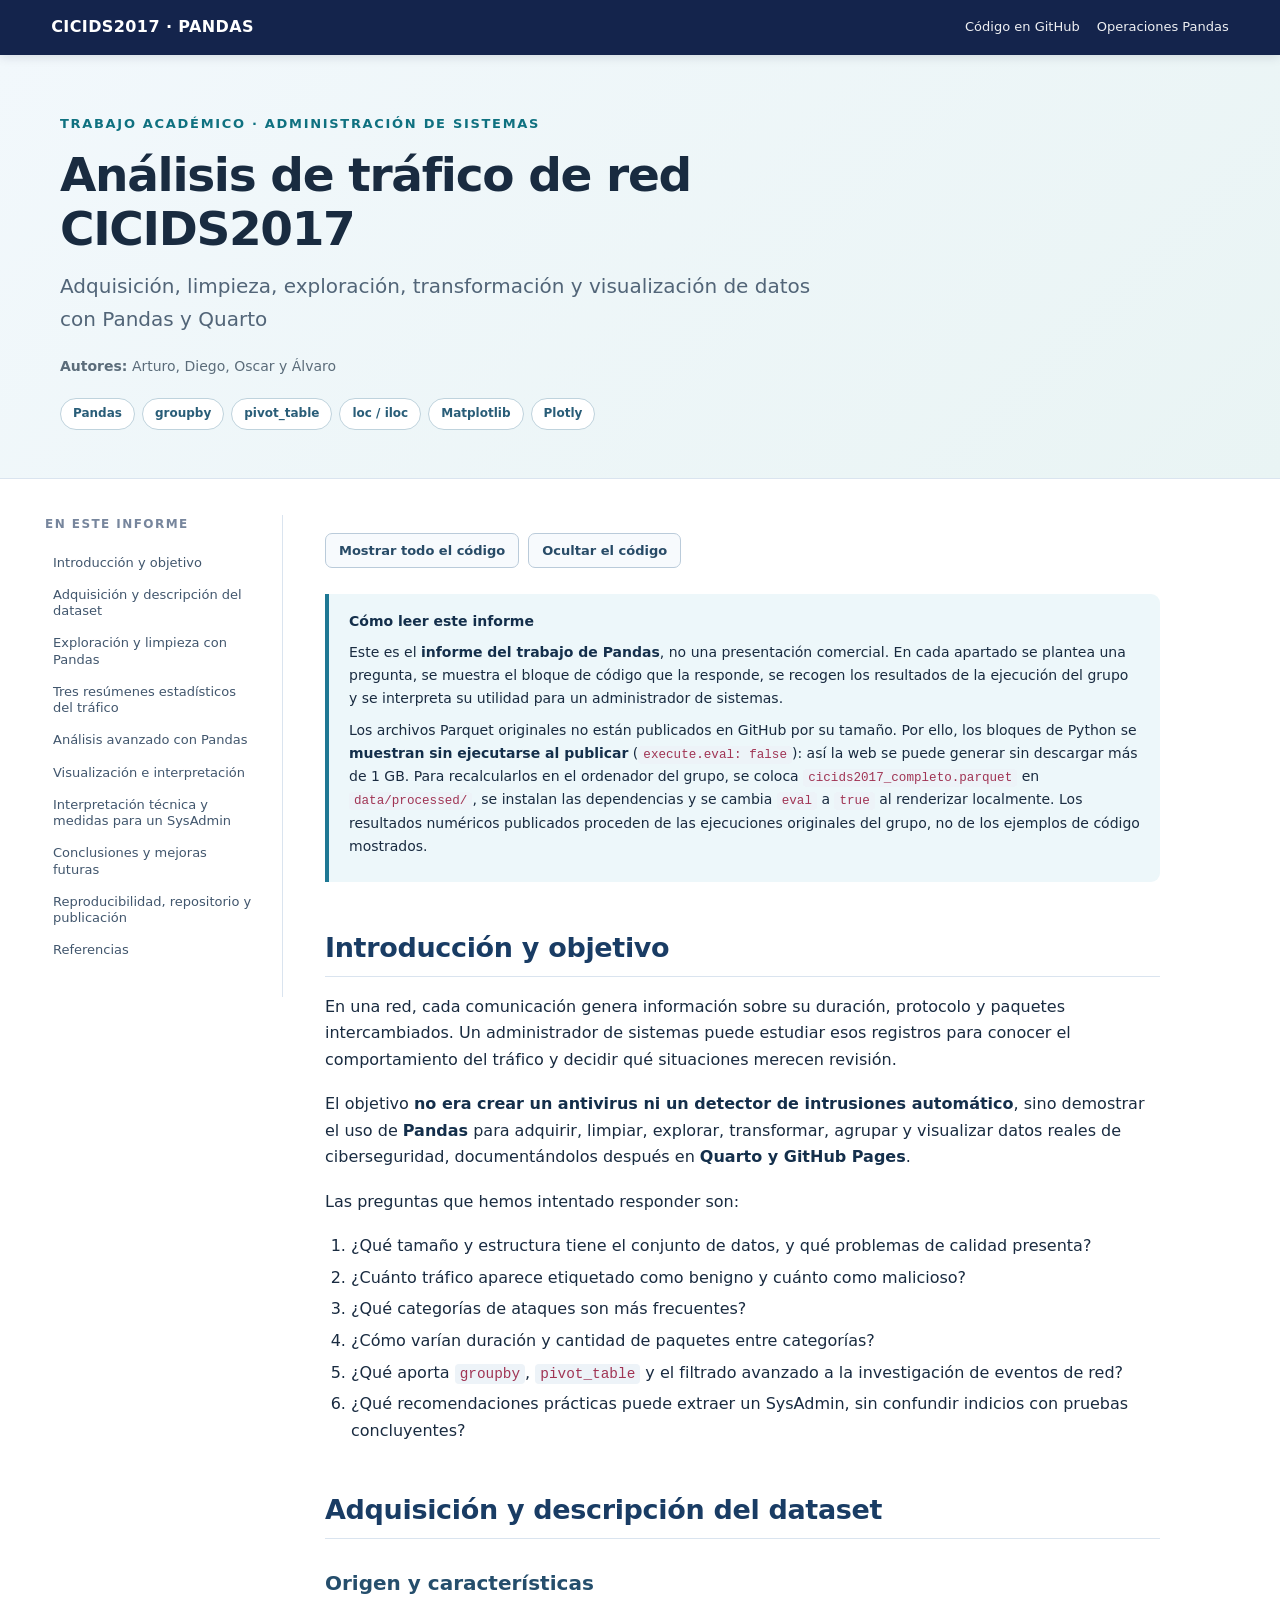
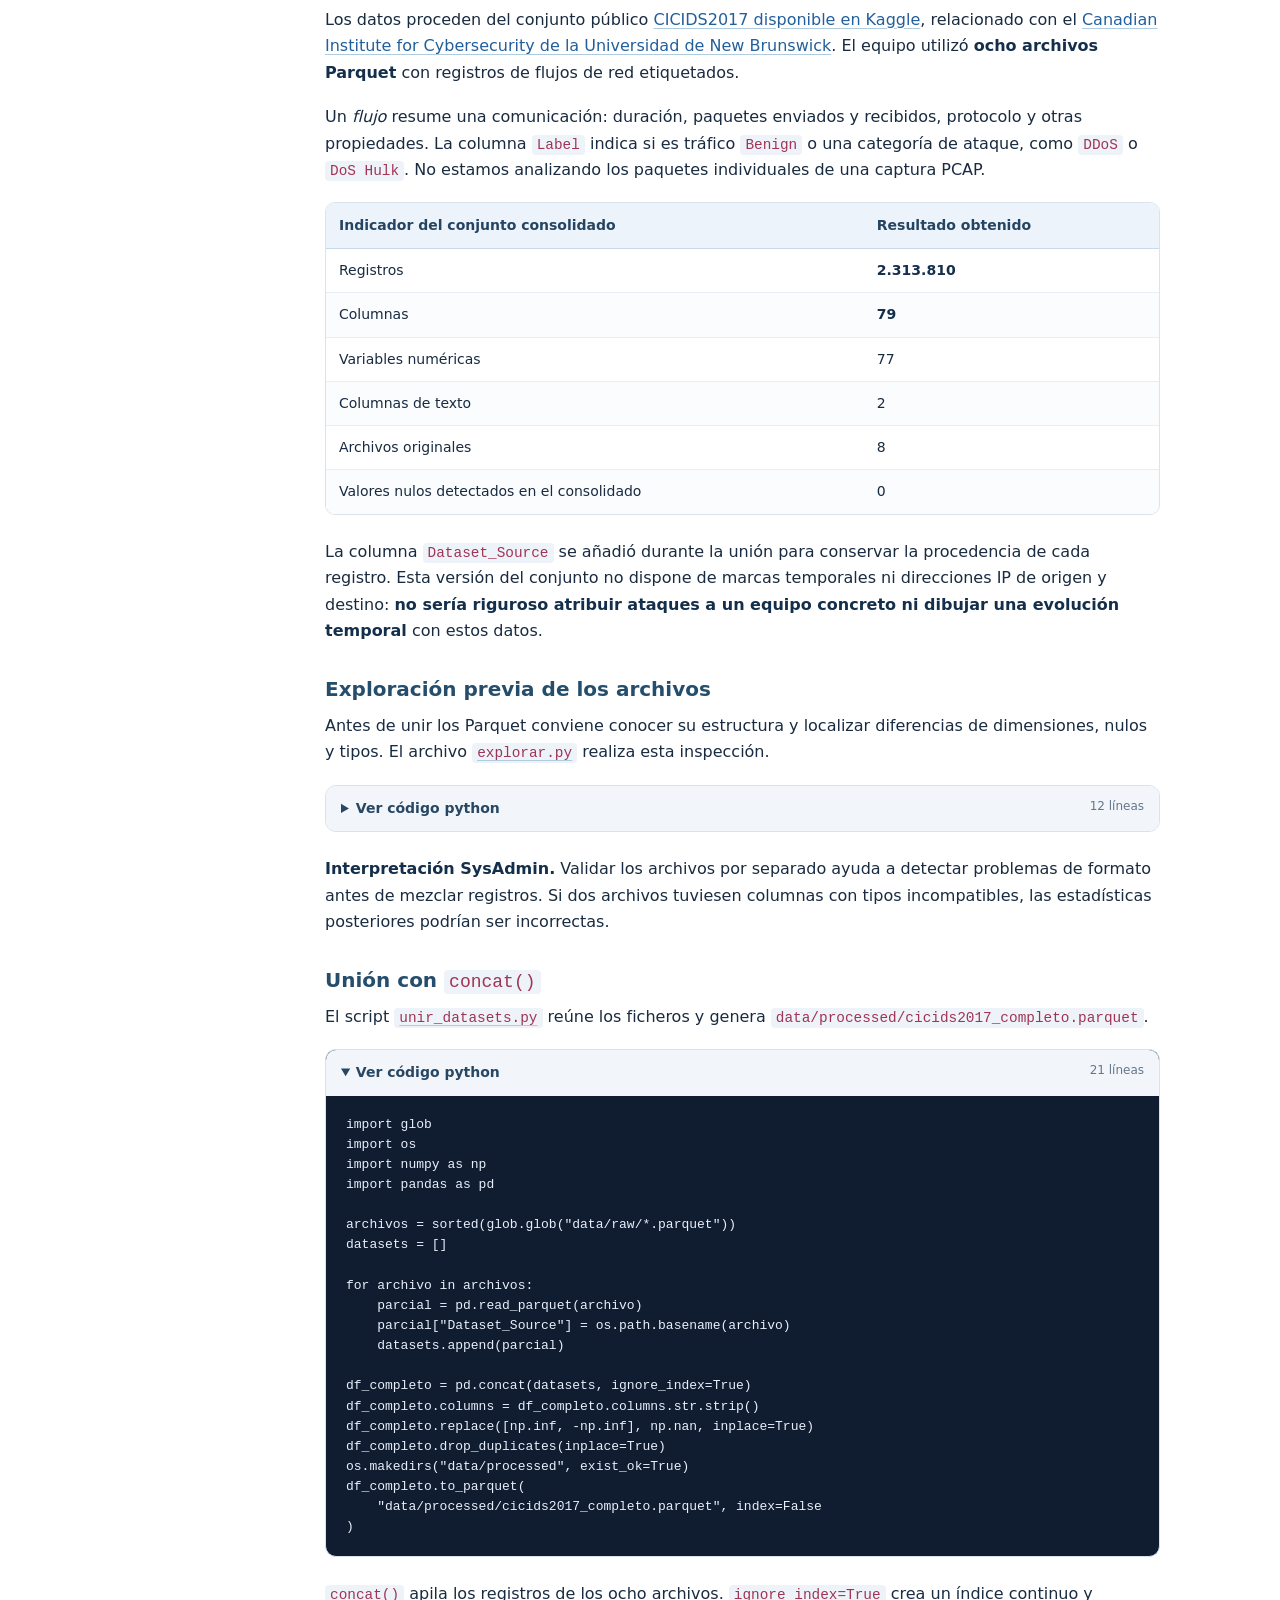
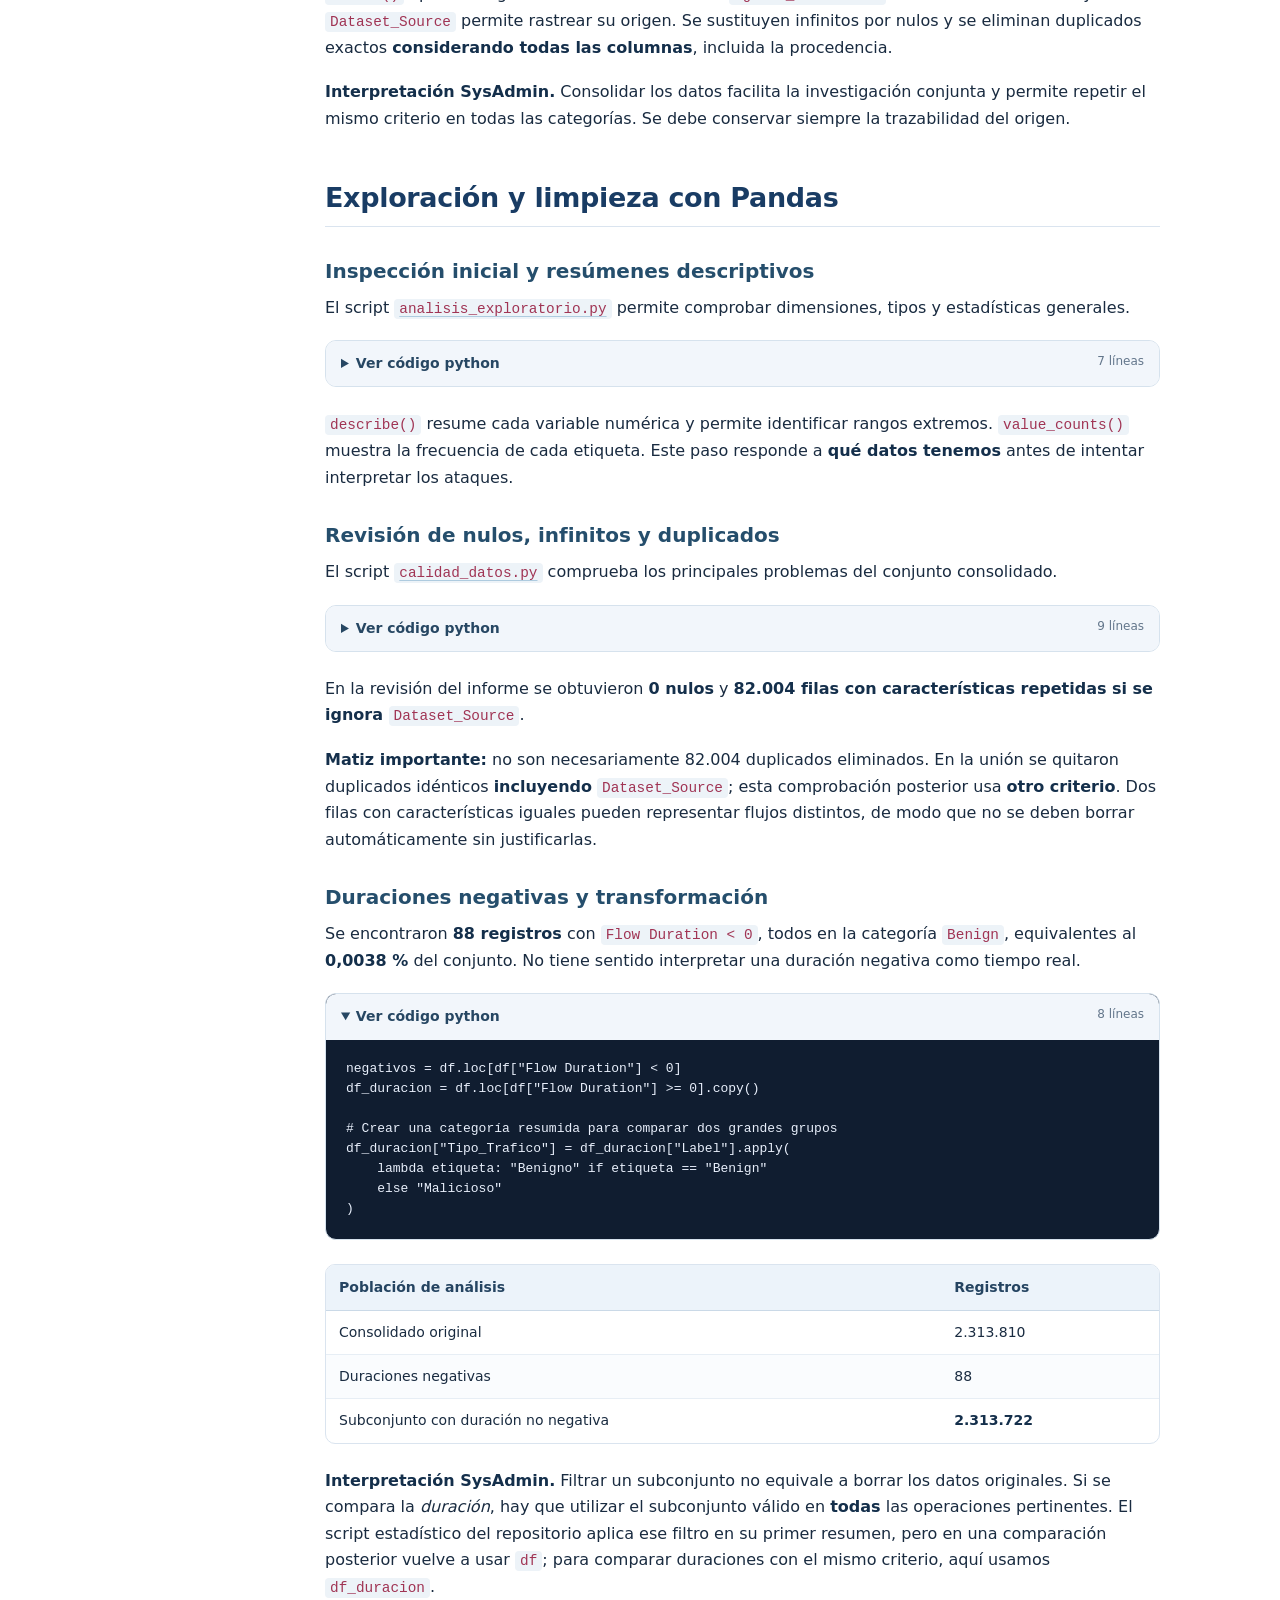
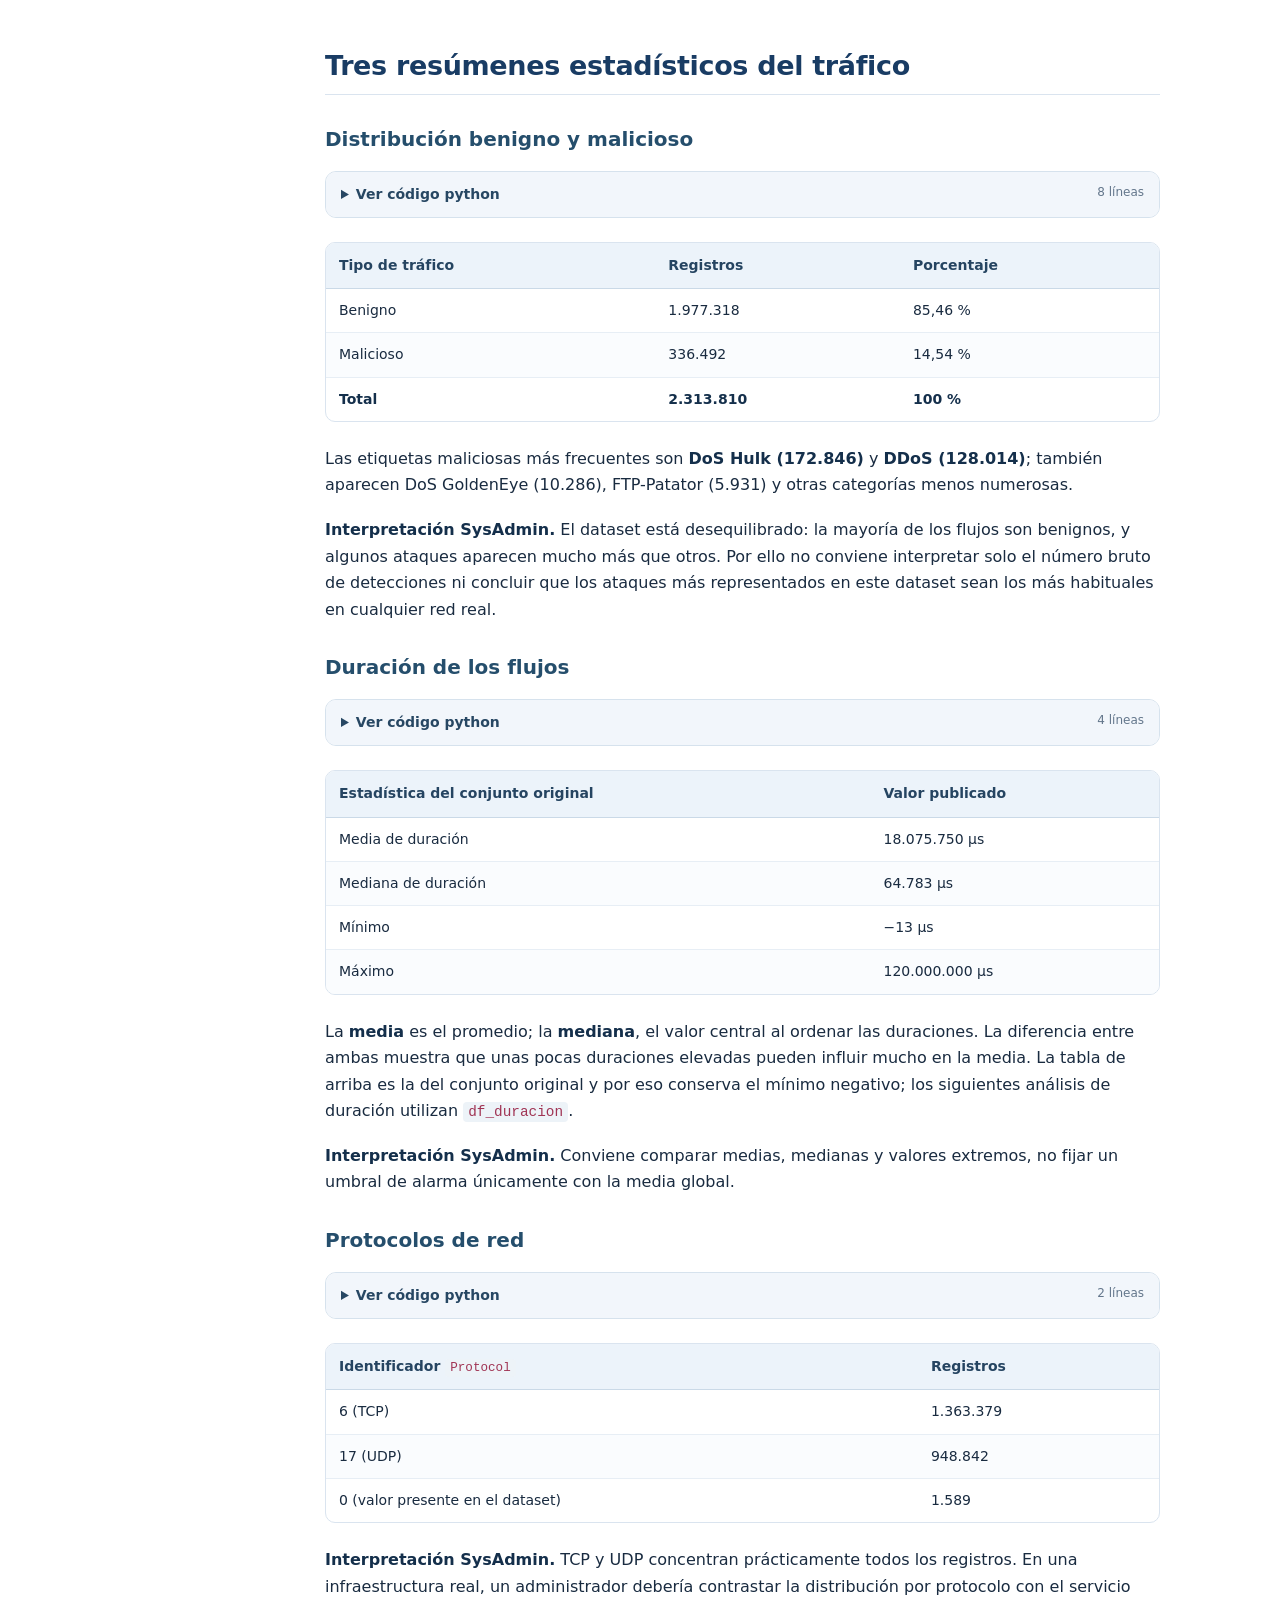
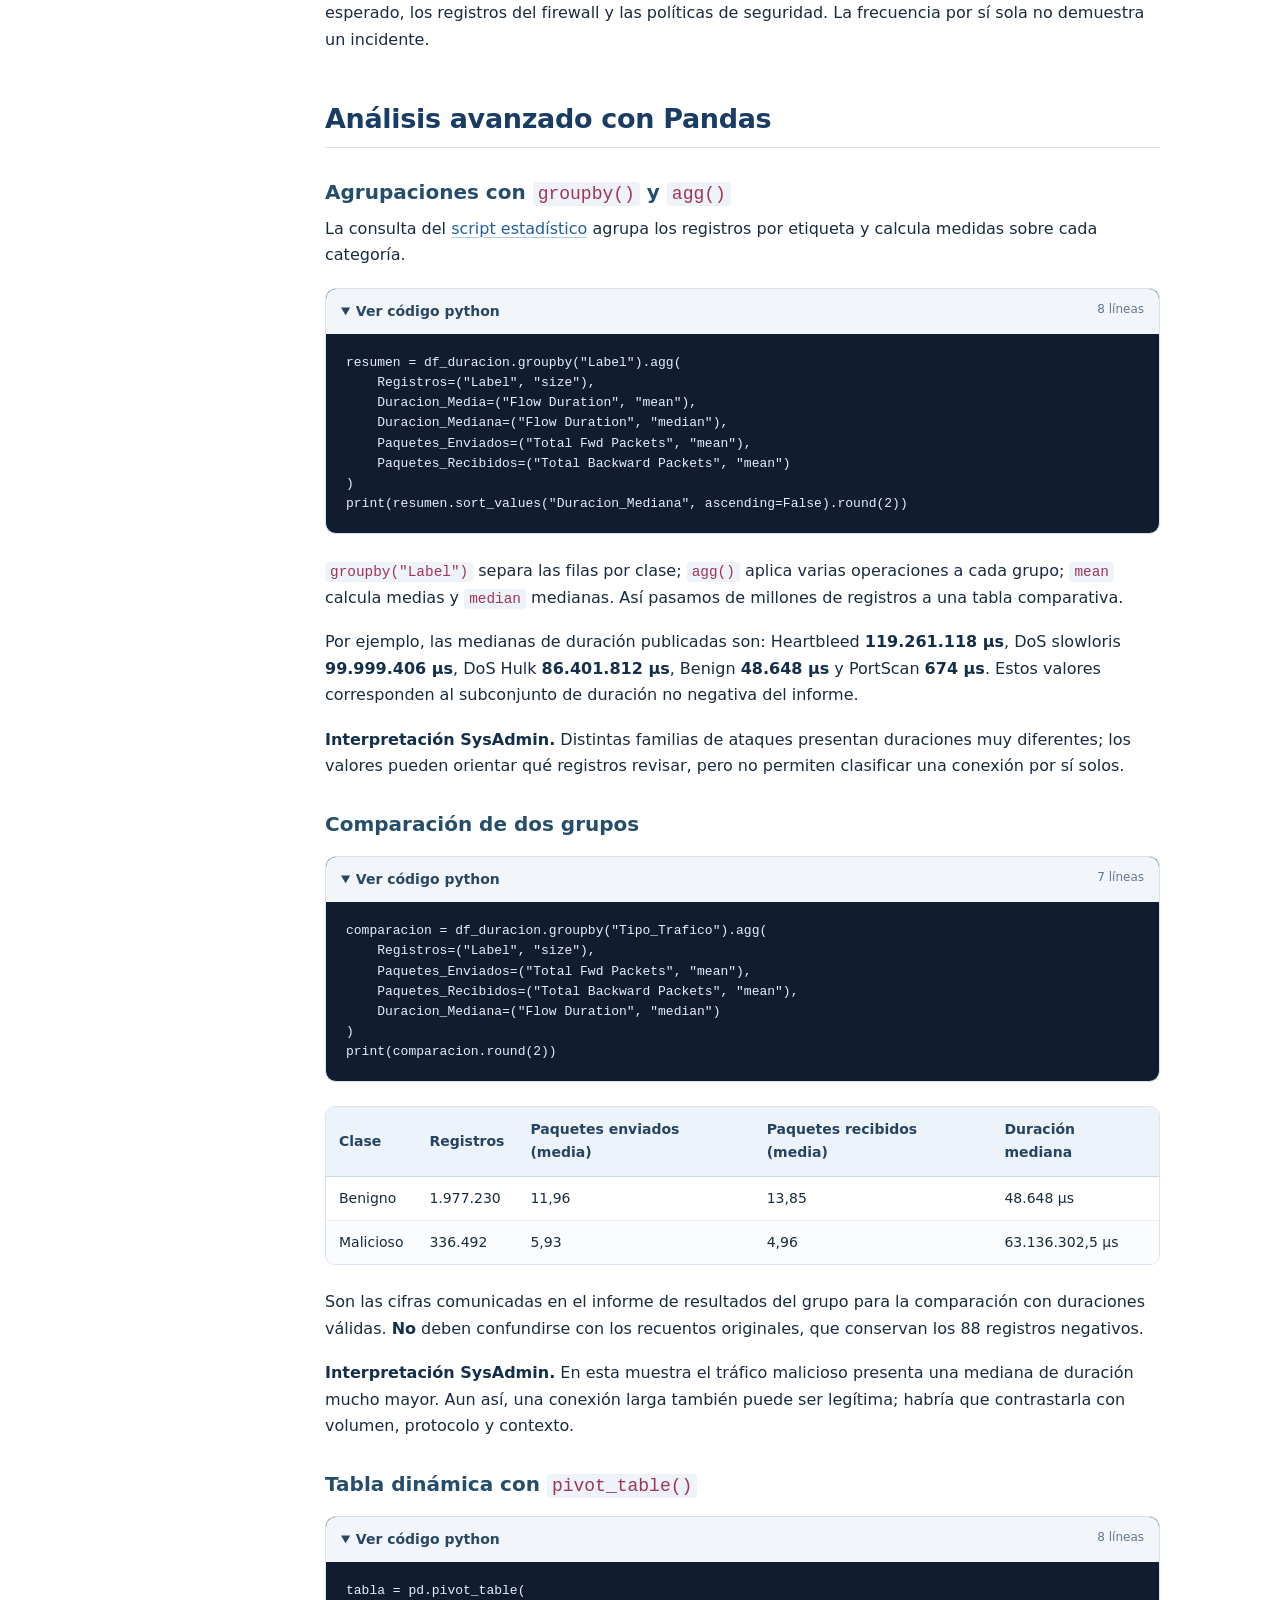
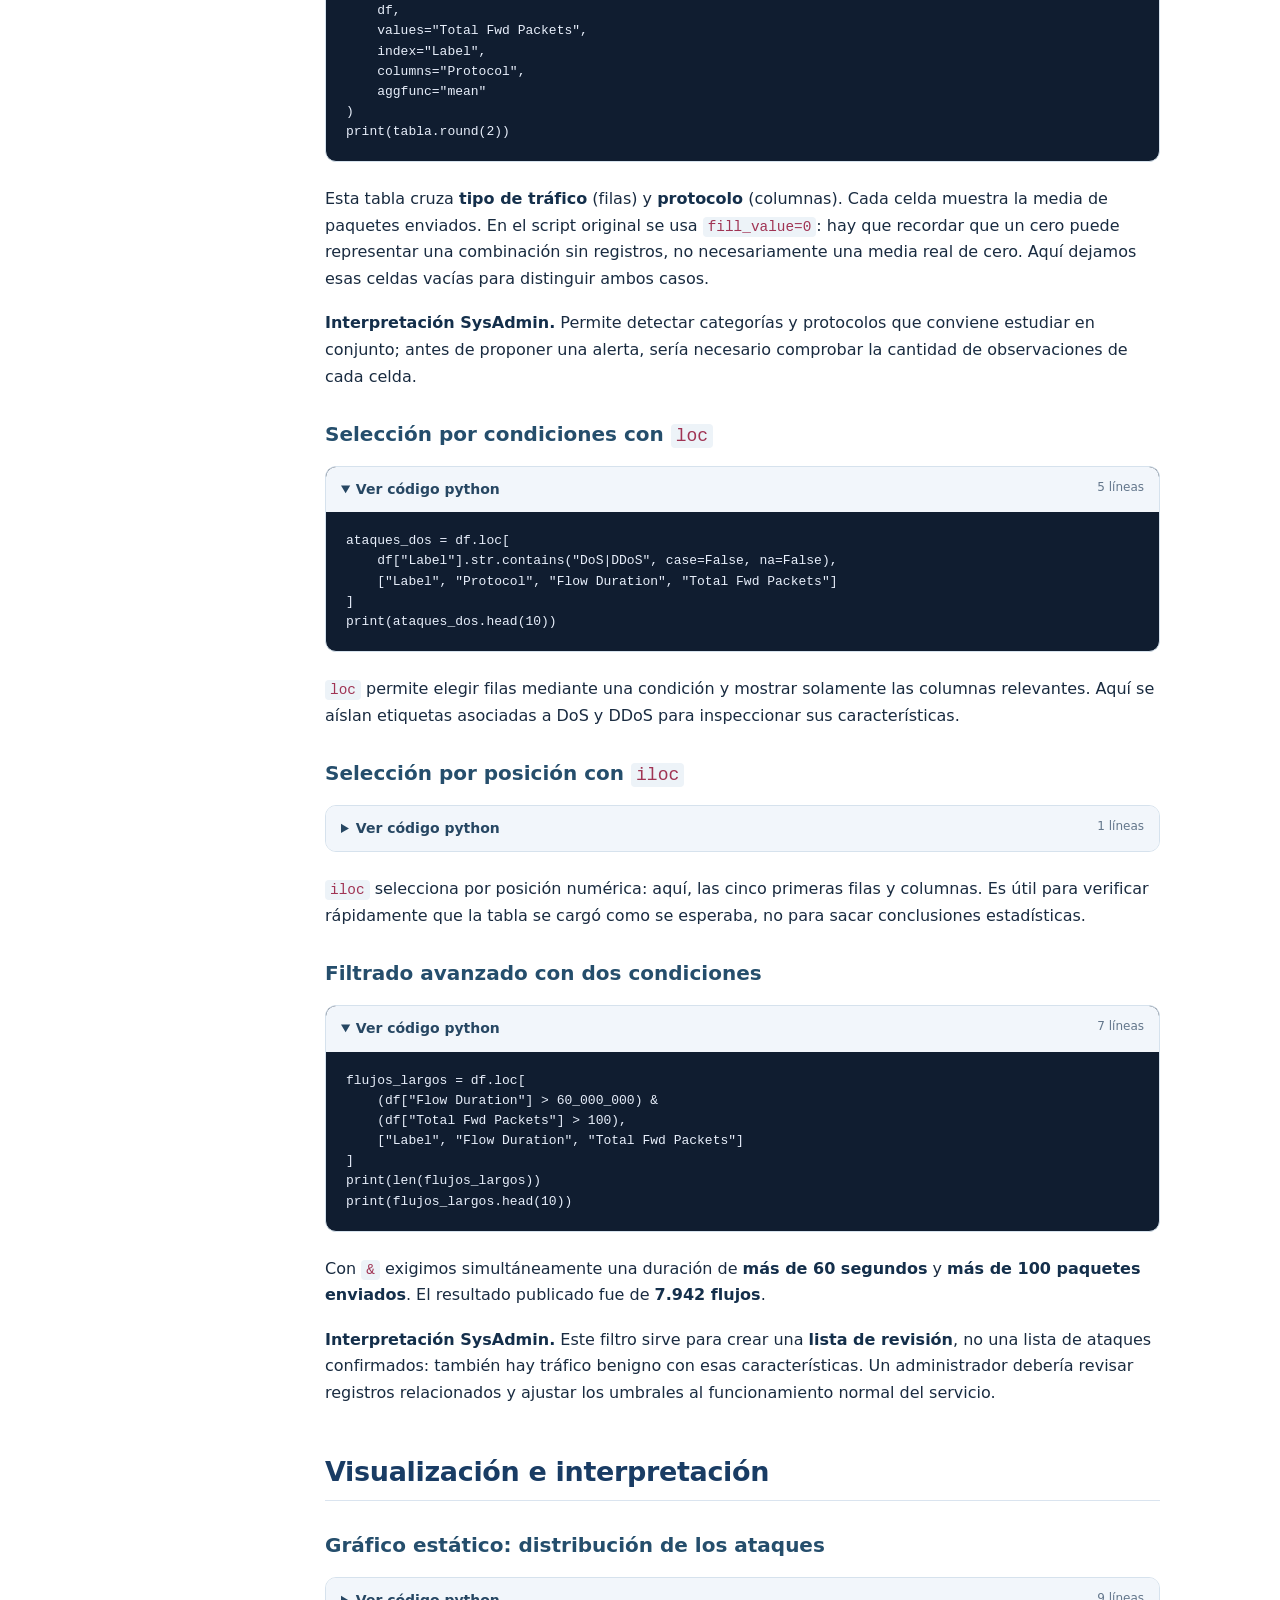
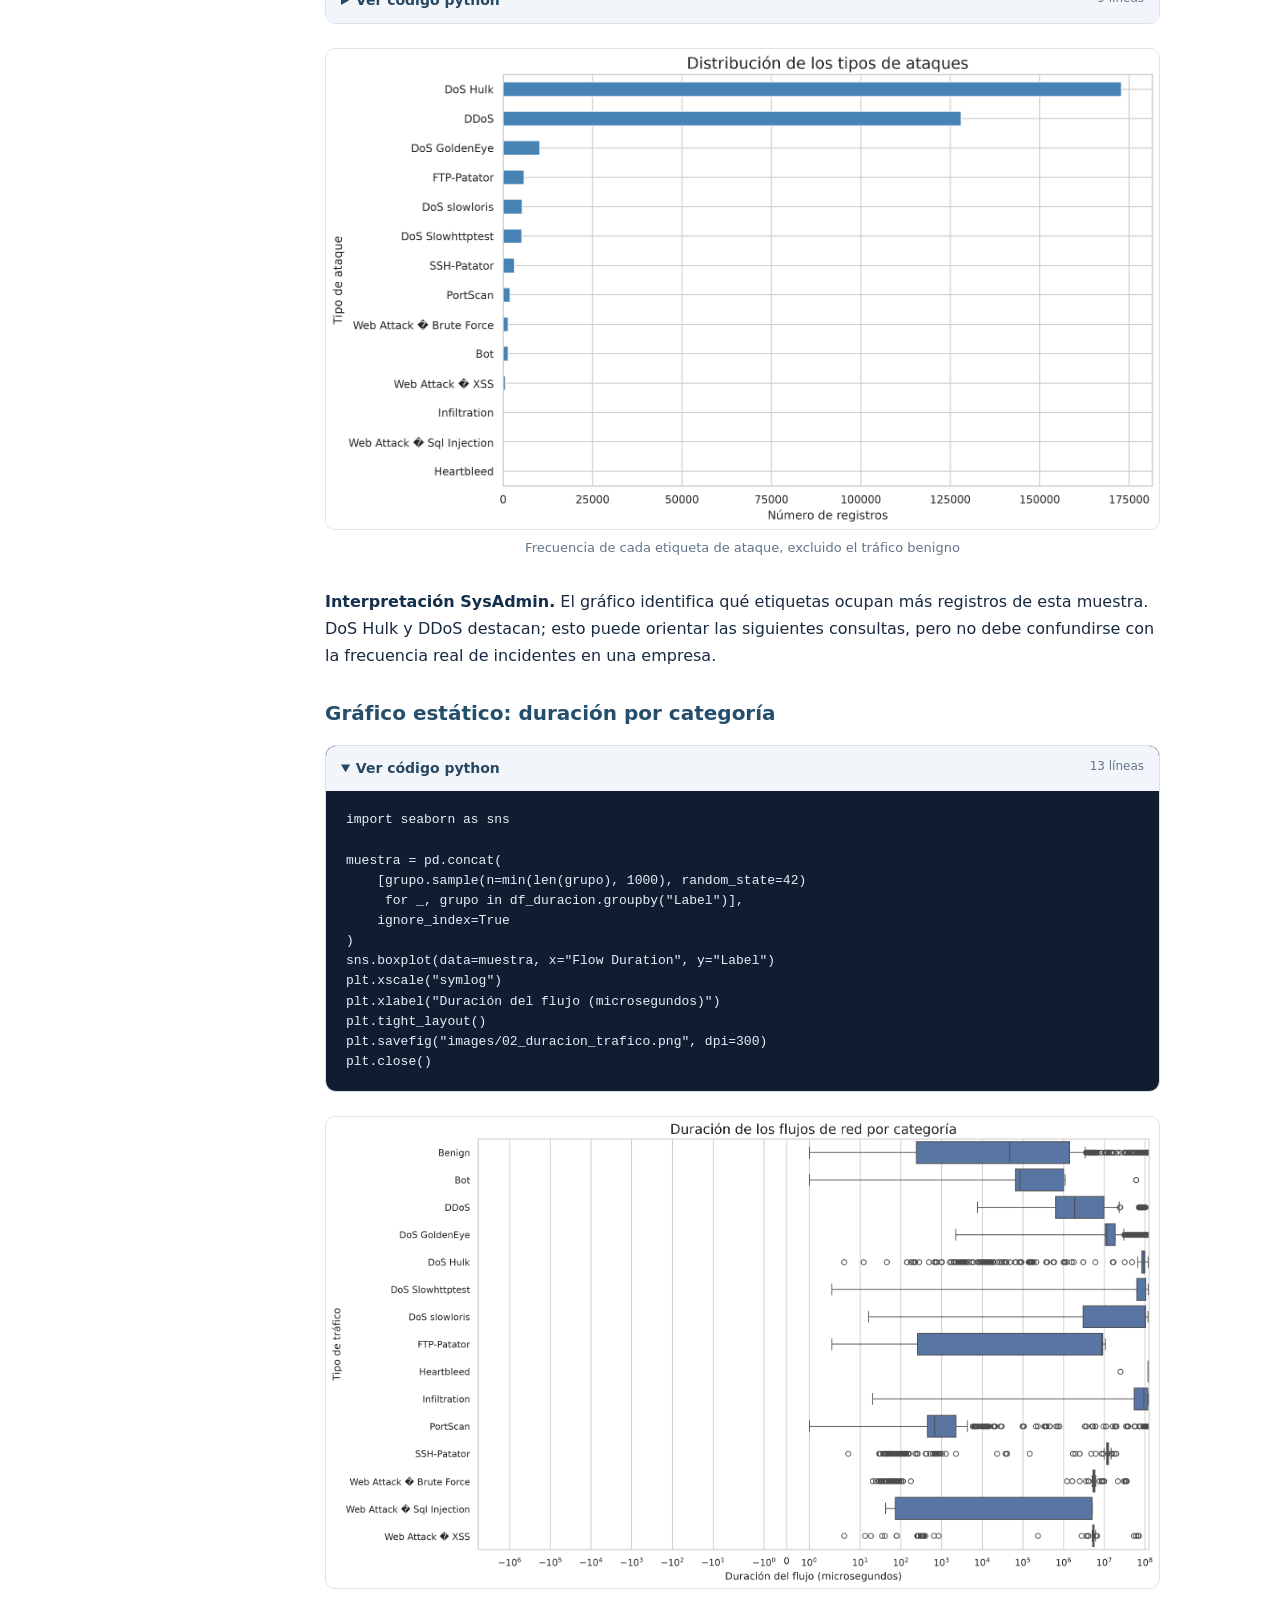
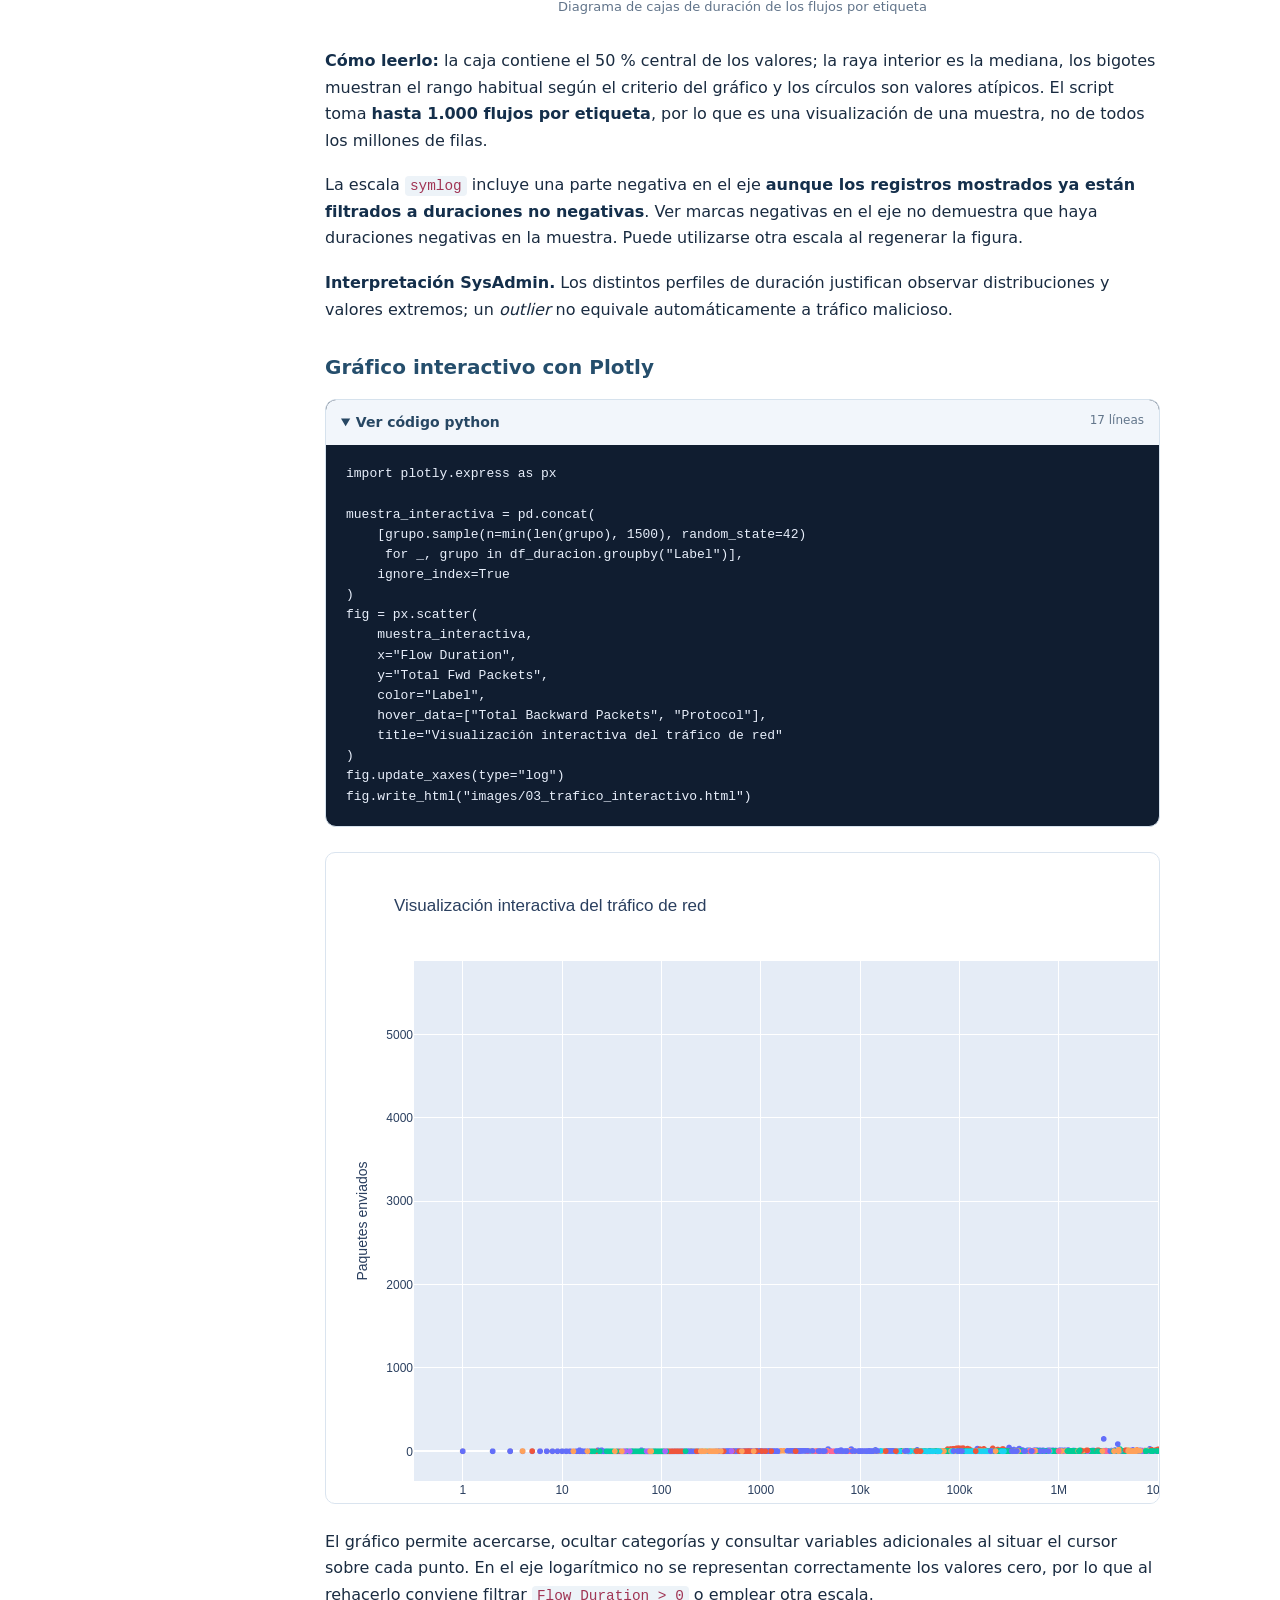
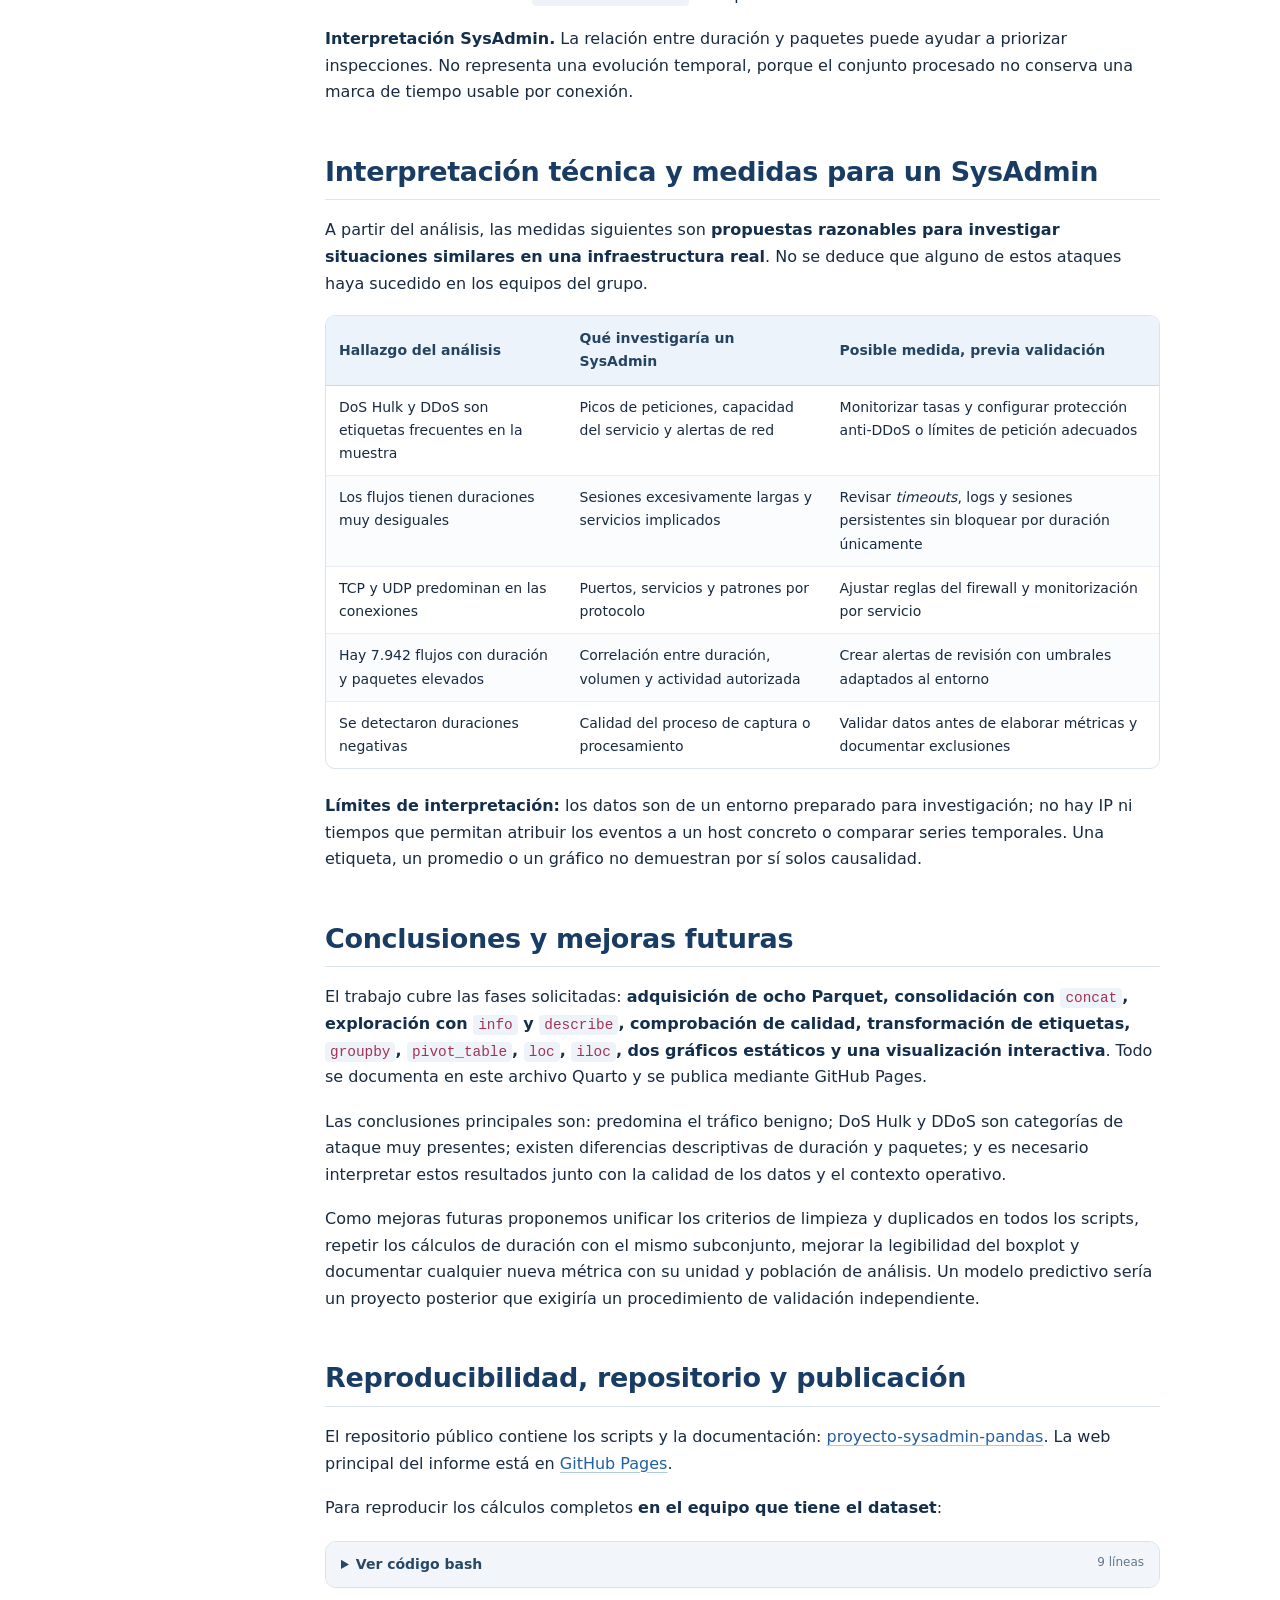
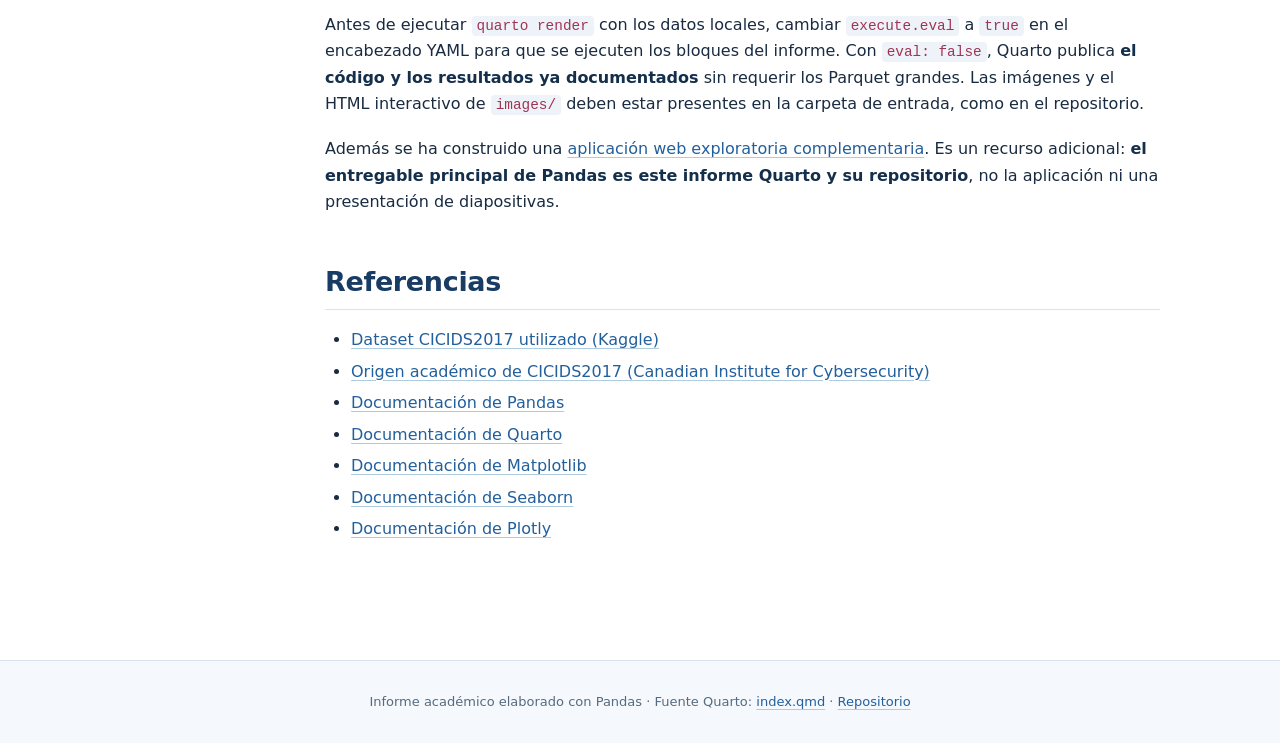
<file: index.html>
<!doctype html>
<html lang="es"><head>
<meta charset="utf-8"><meta name="viewport" content="width=device-width,initial-scale=1">
<meta name="description" content="Informe de Pandas y Quarto: análisis de tráfico CICIDS2017 con código, tablas, gráficos e interpretación para administración de sistemas.">
<title>Análisis del tráfico CICIDS2017 · Arturo, Diego, Oscar y Álvaro</title>
<meta name="author" content="Arturo, Diego, Oscar y Álvaro">
<style>
:root{--navy:#14244c;--ink:#192b40;--blue:#225f9d;--muted:#61748a;--border:#dae4ef;--pale:#f5f8fc;--accent:#007c87}
*{box-sizing:border-box}html{scroll-behavior:smooth}body{margin:0;color:var(--ink);background:#fff;font:16px/1.66 system-ui,-apple-system,"Segoe UI",Roboto,Arial,sans-serif}
a{color:var(--blue);text-decoration:underline;text-decoration-color:#aecbdf;text-underline-offset:3px}a:hover{color:#00748a}
.topbar{background:var(--navy);color:white;padding:14px clamp(20px,4vw,65px);display:flex;align-items:center;gap:18px;justify-content:space-between;position:sticky;top:0;z-index:5;box-shadow:0 2px 10px #071b3420}
.topbar a{color:white;text-decoration:none}.logo{font-weight:800;letter-spacing:.025em}.nav-right{display:flex;gap:17px;font-size:13px}.nav-right a{opacity:.93}
.hero{background:linear-gradient(135deg,#f2f8fc,#e9f4f4);border-bottom:1px solid var(--border);padding:58px 25px 48px}
.hero-inner{max-width:1160px;margin:auto}.eyebrow{color:#0f7180;font-size:13px;font-weight:800;letter-spacing:.13em;text-transform:uppercase}
.hero h1{font-size:clamp(30px,4vw,47px);line-height:1.15;max-width:860px;letter-spacing:-.028em;margin:14px 0}.subtitle{font-size:20px;color:#526578;max-width:790px;margin:0}
.authors{font-size:14px;color:#5b6c7a;margin:18px 0 0}.chips{display:flex;gap:7px;flex-wrap:wrap;margin-top:20px}.chip{padding:5px 12px;border:1px solid #bfd3dd;border-radius:30px;background:#fff;color:#295d78;font-size:12px;font-weight:700}
.layout{display:grid;grid-template-columns:238px minmax(0,835px);max-width:1240px;gap:42px;margin:0 auto;padding:36px 25px 95px}
.sidebar{position:sticky;top:78px;align-self:start;max-height:calc(100vh - 95px);overflow:auto;border-right:1px solid var(--border);padding:0 22px 30px 0}
.sidebar h2{font-size:12px;text-transform:uppercase;letter-spacing:.12em;color:#77869d;margin:0 0 12px}
.sidebar a{display:block;text-decoration:none;font-size:13px;padding:8px 8px;border-radius:6px;color:#41566d;line-height:1.25}
.sidebar a:hover{background:#eff6f9;color:#15677f}
main{min-width:0}main h2{font-size:27px;line-height:1.24;color:#193c64;letter-spacing:-.012em;margin:49px 0 17px;padding-bottom:11px;border-bottom:1px solid var(--border);scroll-margin-top:92px}
main h3{font-size:20px;line-height:1.3;color:#254e6c;margin:31px 0 10px;scroll-margin-top:92px}
main h4{font-size:17px;color:#254e6c;margin:23px 0 8px}main p{margin:11px 0 18px}
main strong{color:#142f4b}main li{margin:5px 0}main ul,main ol{padding-left:26px;margin:10px 0 22px}
.notice{border-left:4px solid #1e7894;background:#edf7fa;padding:16px 20px;border-radius:0 9px 9px 0;margin:8px 0 34px;font-size:14px}
.notice>strong{display:block;margin:0 0 5px}.notice p{margin:8px 0}
.table-wrap{overflow-x:auto;border:1px solid var(--border);border-radius:10px;margin:18px 0 24px}
table{width:100%;border-collapse:collapse;font-size:14px;min-width:420px}
th{text-align:left;background:#ecf3fa;padding:11px 13px;border-bottom:1px solid #cad9e7;color:#254461}
td{padding:10px 13px;border-bottom:1px solid #e7eef5;vertical-align:top}tbody tr:nth-child(even){background:#fafcfe}tbody tr:last-child td{border-bottom:0}
code{background:#edf3f8;color:#a03454;padding:2px 5px;border-radius:4px;font:0.9em ui-monospace,SFMono-Regular,Consolas,"Liberation Mono",monospace;overflow-wrap:anywhere}
.code-fold{border:1px solid #d6e2ed;border-radius:11px;overflow:hidden;margin:19px 0 24px;background:#101d30}
.code-fold summary{cursor:pointer;background:#f2f6fb;color:#274763;font-size:14px;font-weight:700;padding:11px 15px;list-style-position:inside}
.code-label{float:right;font-size:12px;color:#63768b;font-weight:400}.code-fold pre{color:#e8effb;max-height:570px;overflow:auto;margin:0;padding:19px 20px;line-height:1.55;font-size:13px}
.code-fold code{background:transparent;color:inherit;padding:0;overflow-wrap:normal;font-size:inherit}
figure{margin:22px 0 31px;text-align:center}figure img{display:block;width:100%;height:auto;border-radius:10px;border:1px solid var(--border);background:white}
figcaption{font-size:13px;color:var(--muted);padding-top:7px}
.interactive-chart{border-radius:10px;overflow:hidden;border:1px solid var(--border);margin:25px 0}.interactive-chart iframe{display:block;border:0;max-width:100%}
.controls{display:flex;gap:9px;flex-wrap:wrap;margin:18px 0 26px}.controls button{border:1px solid #bacbda;background:#f7fafd;border-radius:7px;padding:9px 13px;color:#284b67;font:600 13px system-ui;cursor:pointer}.controls button:hover{background:#e7f2f7}
.foot{background:#f5f8fc;border-top:1px solid var(--border);padding:30px;color:#566b7f;font-size:13px;text-align:center}
@media(max-width:960px){.layout{grid-template-columns:1fr;max-width:850px;padding:22px 19px 60px}.sidebar{display:none}.hero{padding:38px 19px}.topbar{padding:13px 17px}.nav-right{gap:9px}.nav-right a{font-size:12px}main h2{font-size:24px}}
</style></head>
<body><header class="topbar"><a class="logo" href="./">CICIDS2017 · PANDAS</a><nav class="nav-right"><a href="https://github.com/oscarfh1998/proyecto-sysadmin-pandas" target="_blank" rel="noopener">Código en GitHub</a><a href="#analisis-avanzado-con-pandas">Operaciones Pandas</a></nav></header>
<section class="hero"><div class="hero-inner"><div class="eyebrow">Trabajo académico · Administración de Sistemas</div><h1>Análisis de tráfico de red CICIDS2017</h1><p class="subtitle">Adquisición, limpieza, exploración, transformación y visualización de datos con Pandas y Quarto</p><p class="authors"><strong>Autores:</strong> Arturo, Diego, Oscar y Álvaro</p><div class="chips"><span class="chip">Pandas</span><span class="chip">groupby</span><span class="chip">pivot_table</span><span class="chip">loc / iloc</span><span class="chip">Matplotlib</span><span class="chip">Plotly</span></div></div></section>
<div class="layout"><aside class="sidebar"><h2>En este informe</h2><a href="#introduccion-y-objetivo">Introducción y objetivo</a><a href="#adquisicion-y-descripcion-del-dataset">Adquisición y descripción del dataset</a><a href="#exploracion-y-limpieza-con-pandas">Exploración y limpieza con Pandas</a><a href="#tres-resumenes-estadisticos-del-trafico">Tres resúmenes estadísticos del tráfico</a><a href="#analisis-avanzado-con-pandas">Análisis avanzado con Pandas</a><a href="#visualizacion-e-interpretacion">Visualización e interpretación</a><a href="#interpretacion-tecnica-y-medidas-para-un-sysadmin">Interpretación técnica y medidas para un SysAdmin</a><a href="#conclusiones-y-mejoras-futuras">Conclusiones y mejoras futuras</a><a href="#reproducibilidad-repositorio-y-publicacion">Reproducibilidad, repositorio y publicación</a><a href="#referencias">Referencias</a></aside><main>
<div class="controls"><button type="button" onclick="document.querySelectorAll('details.code-fold').forEach(el=>el.open=true)">Mostrar todo el código</button><button type="button" onclick="document.querySelectorAll('details.code-fold').forEach(el=>el.open=false)">Ocultar el código</button></div>
<aside class="notice"><strong>Cómo leer este informe</strong>
<p>Este es el <strong>informe del trabajo de Pandas</strong>, no una presentación comercial. En cada apartado se plantea una pregunta, se muestra el bloque de código que la responde, se recogen los resultados de la ejecución del grupo y se interpreta su utilidad para un administrador de sistemas.</p>
<p>Los archivos Parquet originales no están publicados en GitHub por su tamaño. Por ello, los bloques de Python se <strong>muestran sin ejecutarse al publicar</strong> (<code>execute.eval: false</code>): así la web se puede generar sin descargar más de 1 GB. Para recalcularlos en el ordenador del grupo, se coloca <code>cicids2017_completo.parquet</code> en <code>data/processed/</code>, se instalan las dependencias y se cambia <code>eval</code> a <code>true</code> al renderizar localmente. Los resultados numéricos publicados proceden de las ejecuciones originales del grupo, no de los ejemplos de código mostrados.</p>
</aside>
<h2 id="introduccion-y-objetivo">Introducción y objetivo</h2>
<p>En una red, cada comunicación genera información sobre su duración, protocolo y paquetes intercambiados. Un administrador de sistemas puede estudiar esos registros para conocer el comportamiento del tráfico y decidir qué situaciones merecen revisión.</p>
<p>El objetivo <strong>no era crear un antivirus ni un detector de intrusiones automático</strong>, sino demostrar el uso de <strong>Pandas</strong> para adquirir, limpiar, explorar, transformar, agrupar y visualizar datos reales de ciberseguridad, documentándolos después en <strong>Quarto y GitHub Pages</strong>.</p>
<p>Las preguntas que hemos intentado responder son:</p>
<ol><li>¿Qué tamaño y estructura tiene el conjunto de datos, y qué problemas de calidad presenta?</li><li>¿Cuánto tráfico aparece etiquetado como benigno y cuánto como malicioso?</li><li>¿Qué categorías de ataques son más frecuentes?</li><li>¿Cómo varían duración y cantidad de paquetes entre categorías?</li><li>¿Qué aporta <code>groupby</code>, <code>pivot_table</code> y el filtrado avanzado a la investigación de eventos de red?</li><li>¿Qué recomendaciones prácticas puede extraer un SysAdmin, sin confundir indicios con pruebas concluyentes?</li></ol>
<h2 id="adquisicion-y-descripcion-del-dataset">Adquisición y descripción del dataset</h2>
<h3 id="origen-y-caracteristicas">Origen y características</h3>
<p>Los datos proceden del conjunto público <a href="https://www.kaggle.com/datasets/dhoogla/cicids2017" target="_blank" rel="noopener noreferrer">CICIDS2017 disponible en Kaggle</a>, relacionado con el <a href="https://www.unb.ca/cic/datasets/ids-2017.html" target="_blank" rel="noopener noreferrer">Canadian Institute for Cybersecurity de la Universidad de New Brunswick</a>. El equipo utilizó <strong>ocho archivos Parquet</strong> con registros de flujos de red etiquetados.</p>
<p>Un <em>flujo</em> resume una comunicación: duración, paquetes enviados y recibidos, protocolo y otras propiedades. La columna <code>Label</code> indica si es tráfico <code>Benign</code> o una categoría de ataque, como <code>DDoS</code> o <code>DoS Hulk</code>. No estamos analizando los paquetes individuales de una captura PCAP.</p>
<div class="table-wrap"><table><thead><tr><th>Indicador del conjunto consolidado</th><th>Resultado obtenido</th></tr></thead><tbody><tr><td>Registros</td><td><strong>2.313.810</strong></td></tr><tr><td>Columnas</td><td><strong>79</strong></td></tr><tr><td>Variables numéricas</td><td>77</td></tr><tr><td>Columnas de texto</td><td>2</td></tr><tr><td>Archivos originales</td><td>8</td></tr><tr><td>Valores nulos detectados en el consolidado</td><td>0</td></tr></tbody></table></div>
<p>La columna <code>Dataset_Source</code> se añadió durante la unión para conservar la procedencia de cada registro. Esta versión del conjunto no dispone de marcas temporales ni direcciones IP de origen y destino: <strong>no sería riguroso atribuir ataques a un equipo concreto ni dibujar una evolución temporal</strong> con estos datos.</p>
<h3 id="exploracion-previa-de-los-archivos">Exploración previa de los archivos</h3>
<p>Antes de unir los Parquet conviene conocer su estructura y localizar diferencias de dimensiones, nulos y tipos. El archivo <a href="https://github.com/oscarfh1998/proyecto-sysadmin-pandas/blob/main/explorar.py" target="_blank" rel="noopener noreferrer"><code>explorar.py</code></a> realiza esta inspección.</p>
<details class="code-fold"><summary>Ver código python <span class="code-label">12 líneas</span></summary><pre><code class="language-python"># Exploración ANTES de combinar los archivos
import os
import pandas as pd

for nombre in sorted(os.listdir(&quot;data/raw&quot;)):
    if nombre.endswith(&quot;.parquet&quot;):
        parcial = pd.read_parquet(os.path.join(&quot;data/raw&quot;, nombre))
        print(nombre, parcial.shape)
        parcial.info()
        print(&quot;Nulos:&quot;, parcial.isnull().sum().sum())
        print(&quot;Duplicados:&quot;, parcial.duplicated().sum())
        print(parcial[&quot;Label&quot;].value_counts().head())</code></pre></details>
<p><strong>Interpretación SysAdmin.</strong> Validar los archivos por separado ayuda a detectar problemas de formato antes de mezclar registros. Si dos archivos tuviesen columnas con tipos incompatibles, las estadísticas posteriores podrían ser incorrectas.</p>
<h3 id="union-con-concat">Unión con <code>concat()</code></h3>
<p>El script <a href="https://github.com/oscarfh1998/proyecto-sysadmin-pandas/blob/main/unir_datasets.py" target="_blank" rel="noopener noreferrer"><code>unir_datasets.py</code></a> reúne los ficheros y genera <code>data/processed/cicids2017_completo.parquet</code>.</p>
<details class="code-fold" open><summary>Ver código python <span class="code-label">21 líneas</span></summary><pre><code class="language-python">import glob
import os
import numpy as np
import pandas as pd

archivos = sorted(glob.glob(&quot;data/raw/*.parquet&quot;))
datasets = []

for archivo in archivos:
    parcial = pd.read_parquet(archivo)
    parcial[&quot;Dataset_Source&quot;] = os.path.basename(archivo)
    datasets.append(parcial)

df_completo = pd.concat(datasets, ignore_index=True)
df_completo.columns = df_completo.columns.str.strip()
df_completo.replace([np.inf, -np.inf], np.nan, inplace=True)
df_completo.drop_duplicates(inplace=True)
os.makedirs(&quot;data/processed&quot;, exist_ok=True)
df_completo.to_parquet(
    &quot;data/processed/cicids2017_completo.parquet&quot;, index=False
)</code></pre></details>
<p><code>concat()</code> apila los registros de los ocho archivos. <code>ignore_index=True</code> crea un índice continuo y <code>Dataset_Source</code> permite rastrear su origen. Se sustituyen infinitos por nulos y se eliminan duplicados exactos <strong>considerando todas las columnas</strong>, incluida la procedencia.</p>
<p><strong>Interpretación SysAdmin.</strong> Consolidar los datos facilita la investigación conjunta y permite repetir el mismo criterio en todas las categorías. Se debe conservar siempre la trazabilidad del origen.</p>
<h2 id="exploracion-y-limpieza-con-pandas">Exploración y limpieza con Pandas</h2>
<h3 id="inspeccion-inicial-y-resumenes-descriptivos">Inspección inicial y resúmenes descriptivos</h3>
<p>El script <a href="https://github.com/oscarfh1998/proyecto-sysadmin-pandas/blob/main/analisis_exploratorio.py" target="_blank" rel="noopener noreferrer"><code>analisis_exploratorio.py</code></a> permite comprobar dimensiones, tipos y estadísticas generales.</p>
<details class="code-fold"><summary>Ver código python <span class="code-label">7 líneas</span></summary><pre><code class="language-python">df = pd.read_parquet(&quot;data/processed/cicids2017_completo.parquet&quot;)
print(df.shape)                    # Registros y columnas
df.info()                          # Tipos y valores presentes
print(df.dtypes.value_counts())    # Tipos de columnas
print(df.describe().T)             # Media, cuartiles, extremos...
print(df[&quot;Label&quot;].value_counts())  # Frecuencia por etiqueta
print(df[&quot;Protocol&quot;].value_counts())</code></pre></details>
<p><code>describe()</code> resume cada variable numérica y permite identificar rangos extremos. <code>value_counts()</code> muestra la frecuencia de cada etiqueta. Este paso responde a <strong>qué datos tenemos</strong> antes de intentar interpretar los ataques.</p>
<h3 id="revision-de-nulos-infinitos-y-duplicados">Revisión de nulos, infinitos y duplicados</h3>
<p>El script <a href="https://github.com/oscarfh1998/proyecto-sysadmin-pandas/blob/main/calidad_datos.py" target="_blank" rel="noopener noreferrer"><code>calidad_datos.py</code></a> comprueba los principales problemas del conjunto consolidado.</p>
<details class="code-fold"><summary>Ver código python <span class="code-label">9 líneas</span></summary><pre><code class="language-python">numericas = df.select_dtypes(include=&quot;number&quot;)
nulos = df.isnull().sum().sum()
infinitos = np.isinf(numericas).sum().sum()

# Los duplicados se examinan también SIN la columna de origen
duplicados_sin_origen = (
    df.drop(columns=[&quot;Dataset_Source&quot;]).duplicated().sum()
)
print(nulos, infinitos, duplicados_sin_origen)</code></pre></details>
<p>En la revisión del informe se obtuvieron <strong>0 nulos</strong> y <strong>82.004 filas con características repetidas si se ignora <code>Dataset_Source</code></strong>.</p>
<p><strong>Matiz importante:</strong> no son necesariamente 82.004 duplicados eliminados. En la unión se quitaron duplicados idénticos <strong>incluyendo</strong> <code>Dataset_Source</code>; esta comprobación posterior usa <strong>otro criterio</strong>. Dos filas con características iguales pueden representar flujos distintos, de modo que no se deben borrar automáticamente sin justificarlas.</p>
<h3 id="duraciones-negativas-y-transformacion">Duraciones negativas y transformación</h3>
<p>Se encontraron <strong>88 registros</strong> con <code>Flow Duration &lt; 0</code>, todos en la categoría <code>Benign</code>, equivalentes al <strong>0,0038 %</strong> del conjunto. No tiene sentido interpretar una duración negativa como tiempo real.</p>
<details class="code-fold" open><summary>Ver código python <span class="code-label">8 líneas</span></summary><pre><code class="language-python">negativos = df.loc[df[&quot;Flow Duration&quot;] &lt; 0]
df_duracion = df.loc[df[&quot;Flow Duration&quot;] &gt;= 0].copy()

# Crear una categoría resumida para comparar dos grandes grupos
df_duracion[&quot;Tipo_Trafico&quot;] = df_duracion[&quot;Label&quot;].apply(
    lambda etiqueta: &quot;Benigno&quot; if etiqueta == &quot;Benign&quot;
    else &quot;Malicioso&quot;
)</code></pre></details>
<div class="table-wrap"><table><thead><tr><th>Población de análisis</th><th>Registros</th></tr></thead><tbody><tr><td>Consolidado original</td><td>2.313.810</td></tr><tr><td>Duraciones negativas</td><td>88</td></tr><tr><td>Subconjunto con duración no negativa</td><td><strong>2.313.722</strong></td></tr></tbody></table></div>
<p><strong>Interpretación SysAdmin.</strong> Filtrar un subconjunto no equivale a borrar los datos originales. Si se compara la <em>duración</em>, hay que utilizar el subconjunto válido en <strong>todas</strong> las operaciones pertinentes. El script estadístico del repositorio aplica ese filtro en su primer resumen, pero en una comparación posterior vuelve a usar <code>df</code>; para comparar duraciones con el mismo criterio, aquí usamos <code>df_duracion</code>.</p>
<h2 id="tres-resumenes-estadisticos-del-trafico">Tres resúmenes estadísticos del tráfico</h2>
<h3 id="resumen-1-distribucion-benigno-y-malicioso">Distribución benigno y malicioso</h3>
<details class="code-fold"><summary>Ver código python <span class="code-label">8 líneas</span></summary><pre><code class="language-python">conteo_etiquetas = df[&quot;Label&quot;].value_counts()
tipo = df[&quot;Label&quot;].apply(
    lambda x: &quot;Benigno&quot; if x == &quot;Benign&quot; else &quot;Malicioso&quot;
)
recuento = tipo.value_counts()
porcentajes = (tipo.value_counts(normalize=True) * 100).round(2)
print(recuento)
print(porcentajes)</code></pre></details>
<div class="table-wrap"><table><thead><tr><th>Tipo de tráfico</th><th>Registros</th><th>Porcentaje</th></tr></thead><tbody><tr><td>Benigno</td><td>1.977.318</td><td>85,46 %</td></tr><tr><td>Malicioso</td><td>336.492</td><td>14,54 %</td></tr><tr><td><strong>Total</strong></td><td><strong>2.313.810</strong></td><td><strong>100 %</strong></td></tr></tbody></table></div>
<p>Las etiquetas maliciosas más frecuentes son <strong>DoS Hulk (172.846)</strong> y <strong>DDoS (128.014)</strong>; también aparecen DoS GoldenEye (10.286), FTP-Patator (5.931) y otras categorías menos numerosas.</p>
<p><strong>Interpretación SysAdmin.</strong> El dataset está desequilibrado: la mayoría de los flujos son benignos, y algunos ataques aparecen mucho más que otros. Por ello no conviene interpretar solo el número bruto de detecciones ni concluir que los ataques más representados en este dataset sean los más habituales en cualquier red real.</p>
<h3 id="resumen-2-duracion-de-los-flujos">Duración de los flujos</h3>
<details class="code-fold"><summary>Ver código python <span class="code-label">4 líneas</span></summary><pre><code class="language-python">print(df[&quot;Flow Duration&quot;].describe())       # Vista original
print(df_duracion[&quot;Flow Duration&quot;].agg(      # Vista válida
    [&quot;count&quot;, &quot;mean&quot;, &quot;median&quot;, &quot;min&quot;, &quot;max&quot;]
))</code></pre></details>
<div class="table-wrap"><table><thead><tr><th>Estadística del conjunto original</th><th>Valor publicado</th></tr></thead><tbody><tr><td>Media de duración</td><td>18.075.750 µs</td></tr><tr><td>Mediana de duración</td><td>64.783 µs</td></tr><tr><td>Mínimo</td><td>−13 µs</td></tr><tr><td>Máximo</td><td>120.000.000 µs</td></tr></tbody></table></div>
<p>La <strong>media</strong> es el promedio; la <strong>mediana</strong>, el valor central al ordenar las duraciones. La diferencia entre ambas muestra que unas pocas duraciones elevadas pueden influir mucho en la media. La tabla de arriba es la del conjunto original y por eso conserva el mínimo negativo; los siguientes análisis de duración utilizan <code>df_duracion</code>.</p>
<p><strong>Interpretación SysAdmin.</strong> Conviene comparar medias, medianas y valores extremos, no fijar un umbral de alarma únicamente con la media global.</p>
<h3 id="resumen-3-protocolos-de-red">Protocolos de red</h3>
<details class="code-fold"><summary>Ver código python <span class="code-label">2 líneas</span></summary><pre><code class="language-python">protocolos = df[&quot;Protocol&quot;].value_counts()
print(protocolos)</code></pre></details>
<div class="table-wrap"><table><thead><tr><th>Identificador <code>Protocol</code></th><th>Registros</th></tr></thead><tbody><tr><td>6 (TCP)</td><td>1.363.379</td></tr><tr><td>17 (UDP)</td><td>948.842</td></tr><tr><td>0 (valor presente en el dataset)</td><td>1.589</td></tr></tbody></table></div>
<p><strong>Interpretación SysAdmin.</strong> TCP y UDP concentran prácticamente todos los registros. En una infraestructura real, un administrador debería contrastar la distribución por protocolo con el servicio esperado, los registros del firewall y las políticas de seguridad. La frecuencia por sí sola no demuestra un incidente.</p>
<h2 id="analisis-avanzado-con-pandas">Análisis avanzado con Pandas</h2>
<h3 id="agrupaciones-con-groupby-y-agg">Agrupaciones con <code>groupby()</code> y <code>agg()</code></h3>
<p>La consulta del <a href="https://github.com/oscarfh1998/proyecto-sysadmin-pandas/blob/main/analisis_estadistico.py" target="_blank" rel="noopener noreferrer">script estadístico</a> agrupa los registros por etiqueta y calcula medidas sobre cada categoría.</p>
<details class="code-fold" open><summary>Ver código python <span class="code-label">8 líneas</span></summary><pre><code class="language-python">resumen = df_duracion.groupby(&quot;Label&quot;).agg(
    Registros=(&quot;Label&quot;, &quot;size&quot;),
    Duracion_Media=(&quot;Flow Duration&quot;, &quot;mean&quot;),
    Duracion_Mediana=(&quot;Flow Duration&quot;, &quot;median&quot;),
    Paquetes_Enviados=(&quot;Total Fwd Packets&quot;, &quot;mean&quot;),
    Paquetes_Recibidos=(&quot;Total Backward Packets&quot;, &quot;mean&quot;)
)
print(resumen.sort_values(&quot;Duracion_Mediana&quot;, ascending=False).round(2))</code></pre></details>
<p><code>groupby(&quot;Label&quot;)</code> separa las filas por clase; <code>agg()</code> aplica varias operaciones a cada grupo; <code>mean</code> calcula medias y <code>median</code> medianas. Así pasamos de millones de registros a una tabla comparativa.</p>
<p>Por ejemplo, las medianas de duración publicadas son: Heartbleed <strong>119.261.118 µs</strong>, DoS slowloris <strong>99.999.406 µs</strong>, DoS Hulk <strong>86.401.812 µs</strong>, Benign <strong>48.648 µs</strong> y PortScan <strong>674 µs</strong>. Estos valores corresponden al subconjunto de duración no negativa del informe.</p>
<p><strong>Interpretación SysAdmin.</strong> Distintas familias de ataques presentan duraciones muy diferentes; los valores pueden orientar qué registros revisar, pero no permiten clasificar una conexión por sí solos.</p>
<h3 id="comparacion-de-dos-grupos">Comparación de dos grupos</h3>
<details class="code-fold" open><summary>Ver código python <span class="code-label">7 líneas</span></summary><pre><code class="language-python">comparacion = df_duracion.groupby(&quot;Tipo_Trafico&quot;).agg(
    Registros=(&quot;Label&quot;, &quot;size&quot;),
    Paquetes_Enviados=(&quot;Total Fwd Packets&quot;, &quot;mean&quot;),
    Paquetes_Recibidos=(&quot;Total Backward Packets&quot;, &quot;mean&quot;),
    Duracion_Mediana=(&quot;Flow Duration&quot;, &quot;median&quot;)
)
print(comparacion.round(2))</code></pre></details>
<div class="table-wrap"><table><thead><tr><th>Clase</th><th>Registros</th><th>Paquetes enviados (media)</th><th>Paquetes recibidos (media)</th><th>Duración mediana</th></tr></thead><tbody><tr><td>Benigno</td><td>1.977.230</td><td>11,96</td><td>13,85</td><td>48.648 µs</td></tr><tr><td>Malicioso</td><td>336.492</td><td>5,93</td><td>4,96</td><td>63.136.302,5 µs</td></tr></tbody></table></div>
<p>Son las cifras comunicadas en el informe de resultados del grupo para la comparación con duraciones válidas. <strong>No</strong> deben confundirse con los recuentos originales, que conservan los 88 registros negativos.</p>
<p><strong>Interpretación SysAdmin.</strong> En esta muestra el tráfico malicioso presenta una mediana de duración mucho mayor. Aun así, una conexión larga también puede ser legítima; habría que contrastarla con volumen, protocolo y contexto.</p>
<h3 id="tabla-dinamica-con-pivottable">Tabla dinámica con <code>pivot_table()</code></h3>
<details class="code-fold" open><summary>Ver código python <span class="code-label">8 líneas</span></summary><pre><code class="language-python">tabla = pd.pivot_table(
    df,
    values=&quot;Total Fwd Packets&quot;,
    index=&quot;Label&quot;,
    columns=&quot;Protocol&quot;,
    aggfunc=&quot;mean&quot;
)
print(tabla.round(2))</code></pre></details>
<p>Esta tabla cruza <strong>tipo de tráfico</strong> (filas) y <strong>protocolo</strong> (columnas). Cada celda muestra la media de paquetes enviados. En el script original se usa <code>fill_value=0</code>: hay que recordar que un cero puede representar una combinación sin registros, no necesariamente una media real de cero. Aquí dejamos esas celdas vacías para distinguir ambos casos.</p>
<p><strong>Interpretación SysAdmin.</strong> Permite detectar categorías y protocolos que conviene estudiar en conjunto; antes de proponer una alerta, sería necesario comprobar la cantidad de observaciones de cada celda.</p>
<h3 id="seleccion-por-condiciones-con-loc">Selección por condiciones con <code>loc</code></h3>
<details class="code-fold" open><summary>Ver código python <span class="code-label">5 líneas</span></summary><pre><code class="language-python">ataques_dos = df.loc[
    df[&quot;Label&quot;].str.contains(&quot;DoS|DDoS&quot;, case=False, na=False),
    [&quot;Label&quot;, &quot;Protocol&quot;, &quot;Flow Duration&quot;, &quot;Total Fwd Packets&quot;]
]
print(ataques_dos.head(10))</code></pre></details>
<p><code>loc</code> permite elegir filas mediante una condición y mostrar solamente las columnas relevantes. Aquí se aíslan etiquetas asociadas a DoS y DDoS para inspeccionar sus características.</p>
<h3 id="seleccion-por-posicion-con-iloc">Selección por posición con <code>iloc</code></h3>
<details class="code-fold"><summary>Ver código python <span class="code-label">1 líneas</span></summary><pre><code class="language-python">print(df.iloc[:5, :5])</code></pre></details>
<p><code>iloc</code> selecciona por posición numérica: aquí, las cinco primeras filas y columnas. Es útil para verificar rápidamente que la tabla se cargó como se esperaba, no para sacar conclusiones estadísticas.</p>
<h3 id="filtrado-avanzado-con-dos-condiciones">Filtrado avanzado con dos condiciones</h3>
<details class="code-fold" open><summary>Ver código python <span class="code-label">7 líneas</span></summary><pre><code class="language-python">flujos_largos = df.loc[
    (df[&quot;Flow Duration&quot;] &gt; 60_000_000) &amp;
    (df[&quot;Total Fwd Packets&quot;] &gt; 100),
    [&quot;Label&quot;, &quot;Flow Duration&quot;, &quot;Total Fwd Packets&quot;]
]
print(len(flujos_largos))
print(flujos_largos.head(10))</code></pre></details>
<p>Con <code>&amp;</code> exigimos simultáneamente una duración de <strong>más de 60 segundos</strong> y <strong>más de 100 paquetes enviados</strong>. El resultado publicado fue de <strong>7.942 flujos</strong>.</p>
<p><strong>Interpretación SysAdmin.</strong> Este filtro sirve para crear una <strong>lista de revisión</strong>, no una lista de ataques confirmados: también hay tráfico benigno con esas características. Un administrador debería revisar registros relacionados y ajustar los umbrales al funcionamiento normal del servicio.</p>
<h2 id="visualizacion-e-interpretacion">Visualización e interpretación</h2>
<h3 id="grafico-estatico-1-distribucion-de-los-ataques">Gráfico estático: distribución de los ataques</h3>
<details class="code-fold"><summary>Ver código python <span class="code-label">9 líneas</span></summary><pre><code class="language-python">import matplotlib.pyplot as plt

ataques = df[&quot;Label&quot;].value_counts().drop(&quot;Benign&quot;, errors=&quot;ignore&quot;)
ataques.sort_values().plot(kind=&quot;barh&quot;, color=&quot;steelblue&quot;, figsize=(12, 7))
plt.title(&quot;Distribución de los tipos de ataques&quot;)
plt.xlabel(&quot;Número de registros&quot;)
plt.tight_layout()
plt.savefig(&quot;images/01_distribucion_ataques.png&quot;, dpi=300)
plt.close()</code></pre></details>
<figure><img src="images/01_distribucion_ataques.png" alt="Frecuencia de cada etiqueta de ataque, excluido el tráfico benigno" loading="lazy"><figcaption>Frecuencia de cada etiqueta de ataque, excluido el tráfico benigno</figcaption></figure>
<p><strong>Interpretación SysAdmin.</strong> El gráfico identifica qué etiquetas ocupan más registros de esta muestra. DoS Hulk y DDoS destacan; esto puede orientar las siguientes consultas, pero no debe confundirse con la frecuencia real de incidentes en una empresa.</p>
<h3 id="grafico-estatico-2-duracion-por-categoria">Gráfico estático: duración por categoría</h3>
<details class="code-fold" open><summary>Ver código python <span class="code-label">13 líneas</span></summary><pre><code class="language-python">import seaborn as sns

muestra = pd.concat(
    [grupo.sample(n=min(len(grupo), 1000), random_state=42)
     for _, grupo in df_duracion.groupby(&quot;Label&quot;)],
    ignore_index=True
)
sns.boxplot(data=muestra, x=&quot;Flow Duration&quot;, y=&quot;Label&quot;)
plt.xscale(&quot;symlog&quot;)
plt.xlabel(&quot;Duración del flujo (microsegundos)&quot;)
plt.tight_layout()
plt.savefig(&quot;images/02_duracion_trafico.png&quot;, dpi=300)
plt.close()</code></pre></details>
<figure><img src="images/02_duracion_trafico.png" alt="Diagrama de cajas de duración de los flujos por etiqueta" loading="lazy"><figcaption>Diagrama de cajas de duración de los flujos por etiqueta</figcaption></figure>
<p><strong>Cómo leerlo:</strong> la caja contiene el 50 % central de los valores; la raya interior es la mediana, los bigotes muestran el rango habitual según el criterio del gráfico y los círculos son valores atípicos. El script toma <strong>hasta 1.000 flujos por etiqueta</strong>, por lo que es una visualización de una muestra, no de todos los millones de filas.</p>
<p>La escala <code>symlog</code> incluye una parte negativa en el eje <strong>aunque los registros mostrados ya están filtrados a duraciones no negativas</strong>. Ver marcas negativas en el eje no demuestra que haya duraciones negativas en la muestra. Puede utilizarse otra escala al regenerar la figura.</p>
<p><strong>Interpretación SysAdmin.</strong> Los distintos perfiles de duración justifican observar distribuciones y valores extremos; un <em>outlier</em> no equivale automáticamente a tráfico malicioso.</p>
<h3 id="grafico-interactivo-con-plotly">Gráfico interactivo con Plotly</h3>
<details class="code-fold" open><summary>Ver código python <span class="code-label">17 líneas</span></summary><pre><code class="language-python">import plotly.express as px

muestra_interactiva = pd.concat(
    [grupo.sample(n=min(len(grupo), 1500), random_state=42)
     for _, grupo in df_duracion.groupby(&quot;Label&quot;)],
    ignore_index=True
)
fig = px.scatter(
    muestra_interactiva,
    x=&quot;Flow Duration&quot;,
    y=&quot;Total Fwd Packets&quot;,
    color=&quot;Label&quot;,
    hover_data=[&quot;Total Backward Packets&quot;, &quot;Protocol&quot;],
    title=&quot;Visualización interactiva del tráfico de red&quot;
)
fig.update_xaxes(type=&quot;log&quot;)
fig.write_html(&quot;images/03_trafico_interactivo.html&quot;)</code></pre></details>
<div class="interactive-chart"><iframe src="images/03_trafico_interactivo.html" width="100%" height="650" loading="lazy" title="Gráfico interactivo de duración y paquetes por etiqueta"></iframe></div>
<p>El gráfico permite acercarse, ocultar categorías y consultar variables adicionales al situar el cursor sobre cada punto. En el eje logarítmico no se representan correctamente los valores cero, por lo que al rehacerlo conviene filtrar <code>Flow Duration &gt; 0</code> o emplear otra escala.</p>
<p><strong>Interpretación SysAdmin.</strong> La relación entre duración y paquetes puede ayudar a priorizar inspecciones. No representa una evolución temporal, porque el conjunto procesado no conserva una marca de tiempo usable por conexión.</p>
<h2 id="interpretacion-tecnica-y-medidas-para-un-sysadmin">Interpretación técnica y medidas para un SysAdmin</h2>
<p>A partir del análisis, las medidas siguientes son <strong>propuestas razonables para investigar situaciones similares en una infraestructura real</strong>. No se deduce que alguno de estos ataques haya sucedido en los equipos del grupo.</p>
<div class="table-wrap"><table><thead><tr><th>Hallazgo del análisis</th><th>Qué investigaría un SysAdmin</th><th>Posible medida, previa validación</th></tr></thead><tbody><tr><td>DoS Hulk y DDoS son etiquetas frecuentes en la muestra</td><td>Picos de peticiones, capacidad del servicio y alertas de red</td><td>Monitorizar tasas y configurar protección anti-DDoS o límites de petición adecuados</td></tr><tr><td>Los flujos tienen duraciones muy desiguales</td><td>Sesiones excesivamente largas y servicios implicados</td><td>Revisar <em>timeouts</em>, logs y sesiones persistentes sin bloquear por duración únicamente</td></tr><tr><td>TCP y UDP predominan en las conexiones</td><td>Puertos, servicios y patrones por protocolo</td><td>Ajustar reglas del firewall y monitorización por servicio</td></tr><tr><td>Hay 7.942 flujos con duración y paquetes elevados</td><td>Correlación entre duración, volumen y actividad autorizada</td><td>Crear alertas de revisión con umbrales adaptados al entorno</td></tr><tr><td>Se detectaron duraciones negativas</td><td>Calidad del proceso de captura o procesamiento</td><td>Validar datos antes de elaborar métricas y documentar exclusiones</td></tr></tbody></table></div>
<p><strong>Límites de interpretación:</strong> los datos son de un entorno preparado para investigación; no hay IP ni tiempos que permitan atribuir los eventos a un host concreto o comparar series temporales. Una etiqueta, un promedio o un gráfico no demuestran por sí solos causalidad.</p>
<h2 id="conclusiones-y-mejoras-futuras">Conclusiones y mejoras futuras</h2>
<p>El trabajo cubre las fases solicitadas: <strong>adquisición de ocho Parquet, consolidación con <code>concat</code>, exploración con <code>info</code> y <code>describe</code>, comprobación de calidad, transformación de etiquetas, <code>groupby</code>, <code>pivot_table</code>, <code>loc</code>, <code>iloc</code>, dos gráficos estáticos y una visualización interactiva</strong>. Todo se documenta en este archivo Quarto y se publica mediante GitHub Pages.</p>
<p>Las conclusiones principales son: predomina el tráfico benigno; DoS Hulk y DDoS son categorías de ataque muy presentes; existen diferencias descriptivas de duración y paquetes; y es necesario interpretar estos resultados junto con la calidad de los datos y el contexto operativo.</p>
<p>Como mejoras futuras proponemos unificar los criterios de limpieza y duplicados en todos los scripts, repetir los cálculos de duración con el mismo subconjunto, mejorar la legibilidad del boxplot y documentar cualquier nueva métrica con su unidad y población de análisis. Un modelo predictivo sería un proyecto posterior que exigiría un procedimiento de validación independiente.</p>
<h2 id="reproducibilidad-repositorio-y-publicacion">Reproducibilidad, repositorio y publicación</h2>
<p>El repositorio público contiene los scripts y la documentación: <a href="https://github.com/oscarfh1998/proyecto-sysadmin-pandas" target="_blank" rel="noopener noreferrer">proyecto-sysadmin-pandas</a>. La web principal del informe está en <a href="https://oscarfh1998.github.io/proyecto-sysadmin-pandas/" target="_blank" rel="noopener noreferrer">GitHub Pages</a>.</p>
<p>Para reproducir los cálculos completos <strong>en el equipo que tiene el dataset</strong>:</p>
<details class="code-fold"><summary>Ver código bash <span class="code-label">9 líneas</span></summary><pre><code class="language-bash">python3 -m venv .venv
source .venv/bin/activate
python -m pip install -r requirements.txt
python unir_datasets.py
python analisis_exploratorio.py
python calidad_datos.py
python analisis_estadistico.py
python graficos.py
quarto render index.qmd</code></pre></details>
<p>Antes de ejecutar <code>quarto render</code> con los datos locales, cambiar <code>execute.eval</code> a <code>true</code> en el encabezado YAML para que se ejecuten los bloques del informe. Con <code>eval: false</code>, Quarto publica <strong>el código y los resultados ya documentados</strong> sin requerir los Parquet grandes. Las imágenes y el HTML interactivo de <code>images/</code> deben estar presentes en la carpeta de entrada, como en el repositorio.</p>
<p>Además se ha construido una <a href="https://sysadmin-analytics-cicids-oscar.hummingvale.chatgpt.site/" target="_blank" rel="noopener noreferrer">aplicación web exploratoria complementaria</a>. Es un recurso adicional: <strong>el entregable principal de Pandas es este informe Quarto y su repositorio</strong>, no la aplicación ni una presentación de diapositivas.</p>
<h2 id="referencias">Referencias</h2>
<ul><li><a href="https://www.kaggle.com/datasets/dhoogla/cicids2017" target="_blank" rel="noopener noreferrer">Dataset CICIDS2017 utilizado (Kaggle)</a></li><li><a href="https://www.unb.ca/cic/datasets/ids-2017.html" target="_blank" rel="noopener noreferrer">Origen académico de CICIDS2017 (Canadian Institute for Cybersecurity)</a></li><li><a href="https://pandas.pydata.org/docs/" target="_blank" rel="noopener noreferrer">Documentación de Pandas</a></li><li><a href="https://quarto.org/docs/" target="_blank" rel="noopener noreferrer">Documentación de Quarto</a></li><li><a href="https://matplotlib.org/stable/" target="_blank" rel="noopener noreferrer">Documentación de Matplotlib</a></li><li><a href="https://seaborn.pydata.org/" target="_blank" rel="noopener noreferrer">Documentación de Seaborn</a></li><li><a href="https://plotly.com/python/" target="_blank" rel="noopener noreferrer">Documentación de Plotly</a></li></ul>
</main></div><footer class="foot">Informe académico elaborado con Pandas · Fuente Quarto: <a href="https://github.com/oscarfh1998/proyecto-sysadmin-pandas/blob/main/index.qmd">index.qmd</a> · <a href="https://github.com/oscarfh1998/proyecto-sysadmin-pandas">Repositorio</a></footer></body></html>
</file>
